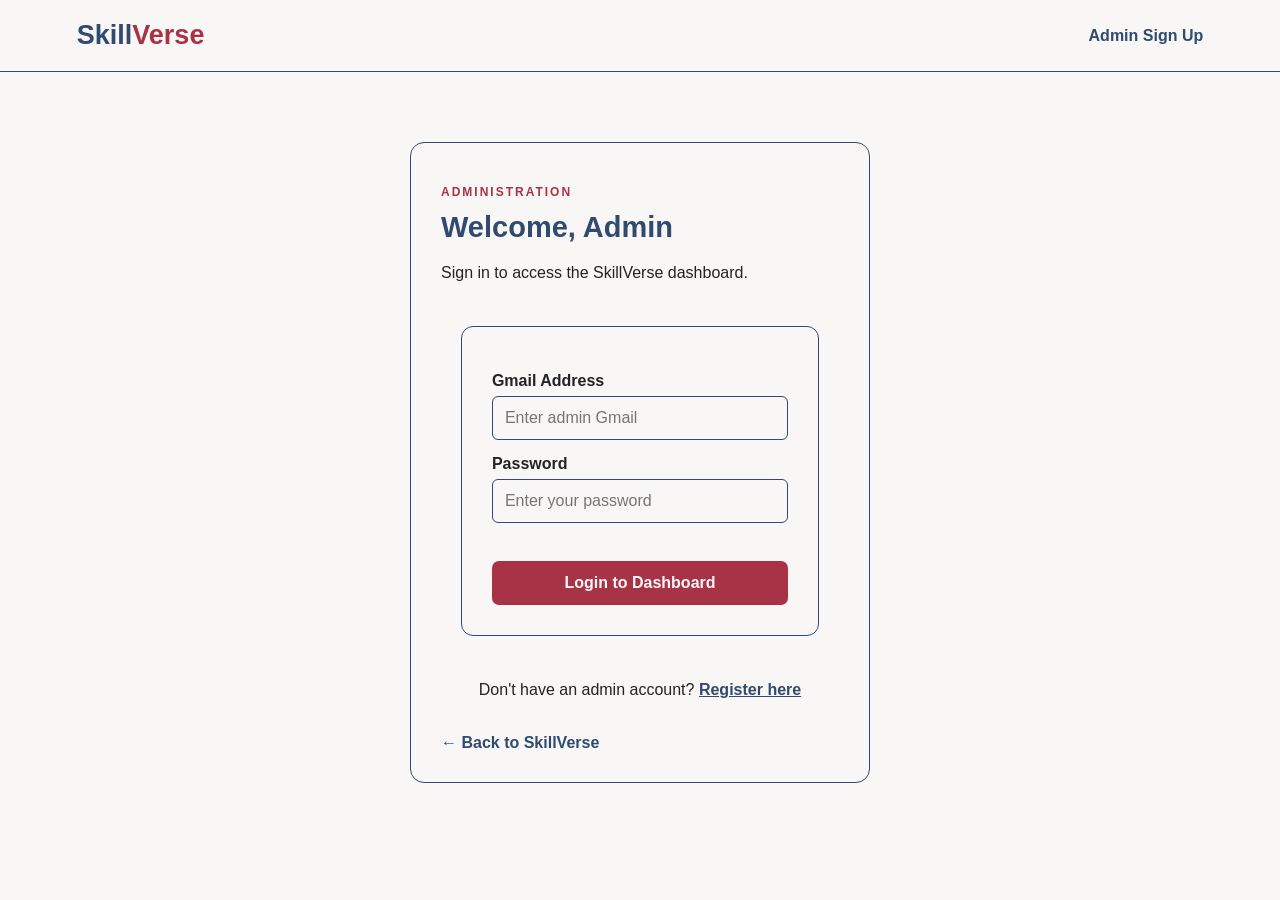
<file: admin-dashboard.html>
<!DOCTYPE html>
<html lang="en">
<head>
    <meta charset="UTF-8">
    <meta name="viewport" content="width=device-width, initial-scale=1.0">
    <title>SkillVerse | Admin Dashboard</title>
    <link rel="stylesheet" href="style.css">
</head>
<body class="dashboard-page">

    <header class="admin-header">
        <a href="index.html" class="admin-brand">
            Skill<span>Verse</span>
        </a>

        <div class="dashboard-nav">
            <span id="adminWelcome">Administrator</span>
            <button type="button" class="admin-logout-btn"
                    onclick="adminLogout()">Logout</button>
        </div>
    </header>

    <main class="dashboard-main">
        <p class="admin-eyebrow">ADMIN CONTROL PANEL</p>
        <h1>Dashboard</h1>
        <p class="dashboard-description">
            Manage SkillVerse demo registrations.
        </p>

        <section class="dashboard-stats">
            <article class="stat-card">
                <p>Total Registered Users</p>
                <h2 id="totalUsers">0</h2>
            </article>

            <article class="stat-card">
                <p>Registered Admins</p>
                <h2 id="totalAdmins">0</h2>
            </article>
        </section>

        <section class="user-management">
            <div class="management-heading">
                <div>
                    <h2>User Management</h2>
                    <p>Search and view registered demo users.</p>
                </div>

                <button type="button" class="refresh-btn"
                        onclick="renderAdminDashboard()">
                    Refresh
                </button>
            </div>

            <label for="userSearch">Search users</label>
            <input type="search" id="userSearch"
                   placeholder="Search by name, email or location">

            <div class="table-wrapper">
                <table>
                    <thead>
                        <tr>
                            <th>Name</th>
                            <th>Email</th>
                            <th>Phone</th>
                            <th>Location</th>
                            <th>Skill</th>
                            <th>Action</th>
                        </tr>
                    </thead>
                    <tbody id="usersTableBody"></tbody>
                </table>
            </div>

            <p id="noUsersMessage" class="empty-message">
                No user registrations found.
            </p>
        </section>

        <p class="dashboard-notice">
            Frontend demo only. Data is stored in this browser and
            is not shared between different devices or browsers.
        </p>

        <a href="index.html" class="admin-back-link">
            ← Back to SkillVerse
        </a>
    </main>

    <script src="script.js"></script>
</body>
</html>
</file>
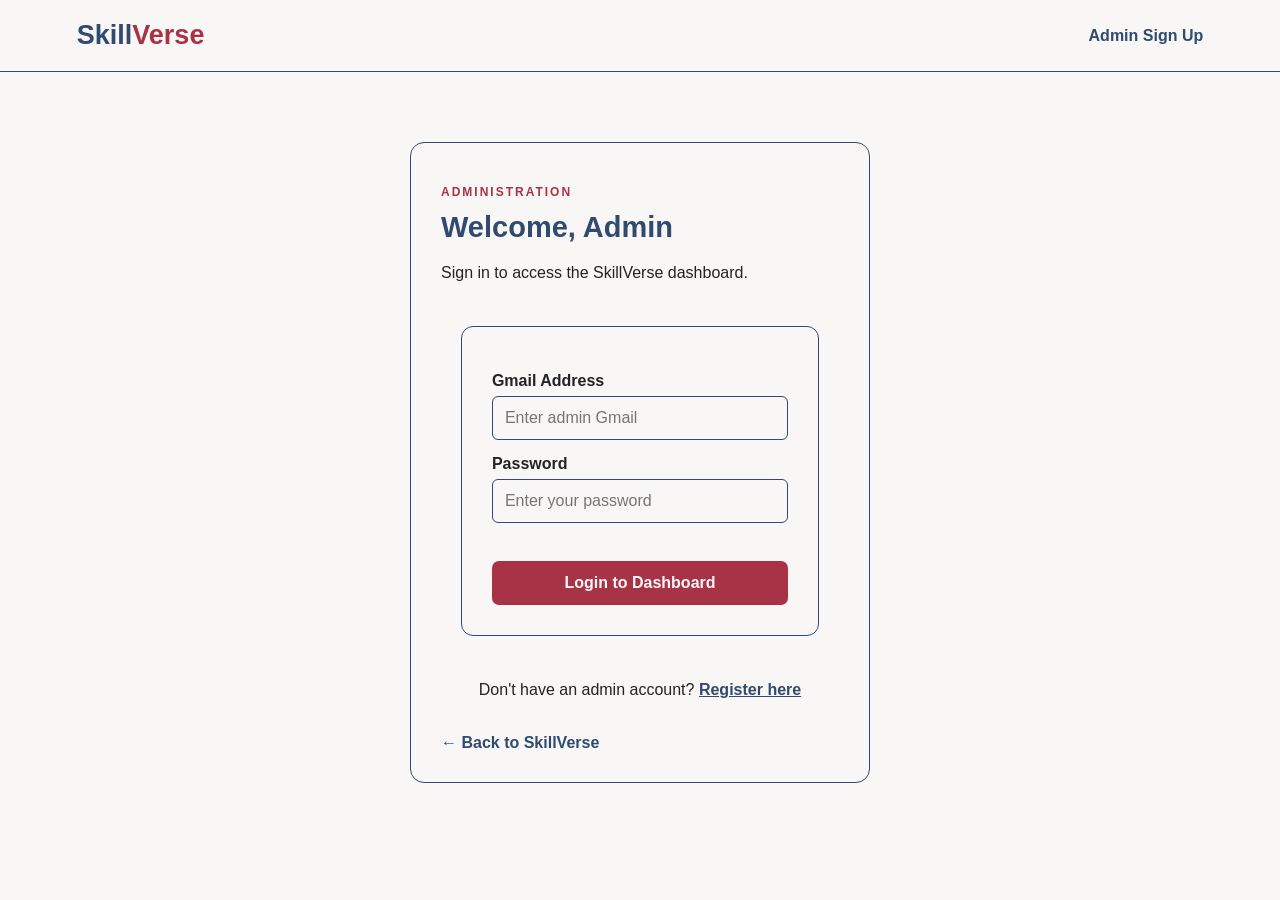
<file: admin-login.html>
<!DOCTYPE html>
<html lang="en">
<head>
    <meta charset="UTF-8">
    <meta name="viewport" content="width=device-width, initial-scale=1.0">
    <title>SkillVerse | Admin Login</title>
    <link rel="stylesheet" href="style.css">
</head>
<body class="admin-page">

    <header class="admin-header">
        <a href="index.html" class="admin-brand">
            Skill<span>Verse</span>
        </a>
        <a href="admin-signup.html" class="admin-nav-link">
            Admin Sign Up
        </a>
    </header>

    <main class="admin-form-card admin-login-card">
        <p class="admin-eyebrow">ADMINISTRATION</p>
        <h1>Welcome, Admin</h1>
        <p class="admin-subtitle">
            Sign in to access the SkillVerse dashboard.
        </p>

        <form id="adminLoginForm">
            <label for="adminLoginEmail">Gmail Address</label>
            <input id="adminLoginEmail" type="email"
                   placeholder="Enter admin Gmail" required>

            <label for="adminLoginPassword">Password</label>
            <input id="adminLoginPassword" type="password"
                   placeholder="Enter your password" required>

            <button type="submit" class="admin-primary-btn">
                Login to Dashboard
            </button>
        </form>

        <p class="admin-bottom-text">
            Don't have an admin account?
            <a href="admin-signup.html">Register here</a>
        </p>

        <a class="admin-back-link" href="index.html">
            ← Back to SkillVerse
        </a>
    </main>

    <script src="script.js"></script>
</body>
</html>
</file>
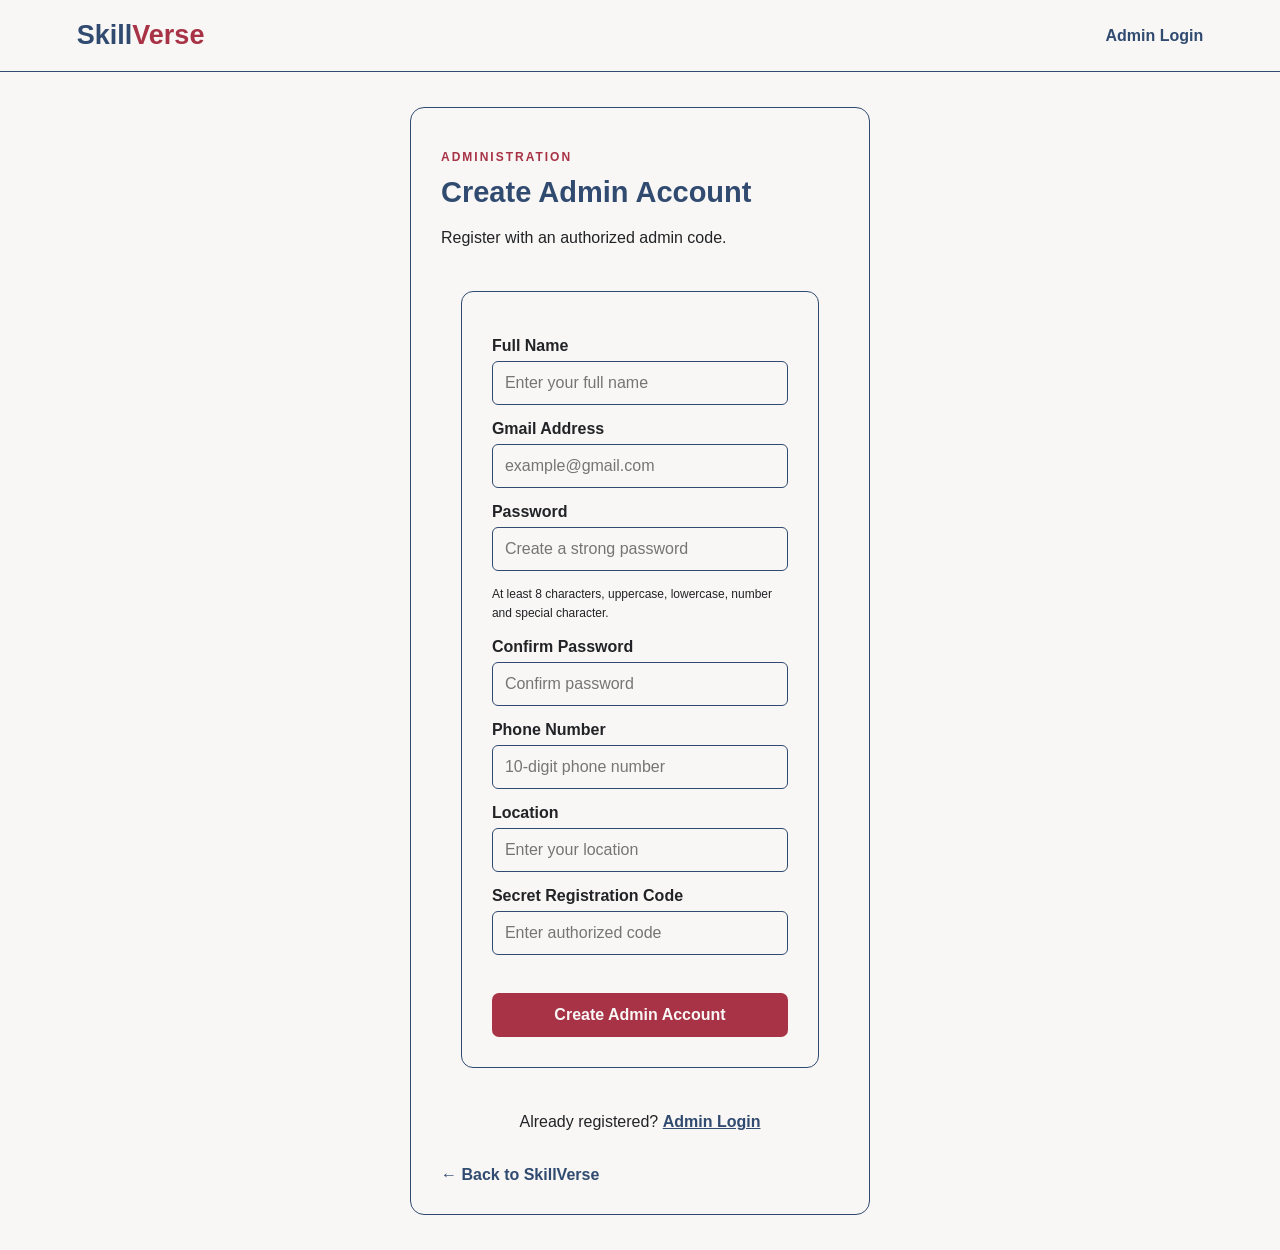
<file: admin-signup.html>
<!DOCTYPE html>
<html lang="en">
<head>
    <meta charset="UTF-8">
    <meta name="viewport" content="width=device-width, initial-scale=1.0">
    <title>SkillVerse | Admin Sign Up</title>
    <link rel="stylesheet" href="style.css">
</head>
<body class="admin-page">

    <header class="admin-header">
        <a href="index.html" class="admin-brand">
            Skill<span>Verse</span>
        </a>
        <a href="admin-login.html" class="admin-nav-link">Admin Login</a>
    </header>

    <main class="admin-form-card">
        <p class="admin-eyebrow">ADMINISTRATION</p>
        <h1>Create Admin Account</h1>
        <p class="admin-subtitle">
            Register with an authorized admin code.
        </p>

        <form id="adminSignupForm">
            <label for="adminName">Full Name</label>
            <input id="adminName" type="text"
                   placeholder="Enter your full name" required>

            <label for="adminEmail">Gmail Address</label>
            <input id="adminEmail" type="email"
                   placeholder="example@gmail.com" required>

            <label for="adminPassword">Password</label>
            <input id="adminPassword" type="password"
                   placeholder="Create a strong password" required>

            <small class="admin-hint">
                At least 8 characters, uppercase, lowercase,
                number and special character.
            </small>

            <label for="adminConfirmPassword">Confirm Password</label>
            <input id="adminConfirmPassword" type="password"
                   placeholder="Confirm password" required>

            <label for="adminPhone">Phone Number</label>
            <input id="adminPhone" type="tel"
                   inputmode="numeric" maxlength="10"
                   placeholder="10-digit phone number" required>

            <label for="adminLocation">Location</label>
            <input id="adminLocation" type="text"
                   placeholder="Enter your location" required>

            <label for="adminCode">Secret Registration Code</label>
            <input id="adminCode" type="password"
                   placeholder="Enter authorized code" required>

            <button type="submit" class="admin-primary-btn">
                Create Admin Account
            </button>
        </form>

        <p class="admin-bottom-text">
            Already registered?
            <a href="admin-login.html">Admin Login</a>
        </p>

        <a class="admin-back-link" href="index.html">
            ← Back to SkillVerse
        </a>
    </main>

    <script src="script.js"></script>
</body>
</html>
</file>
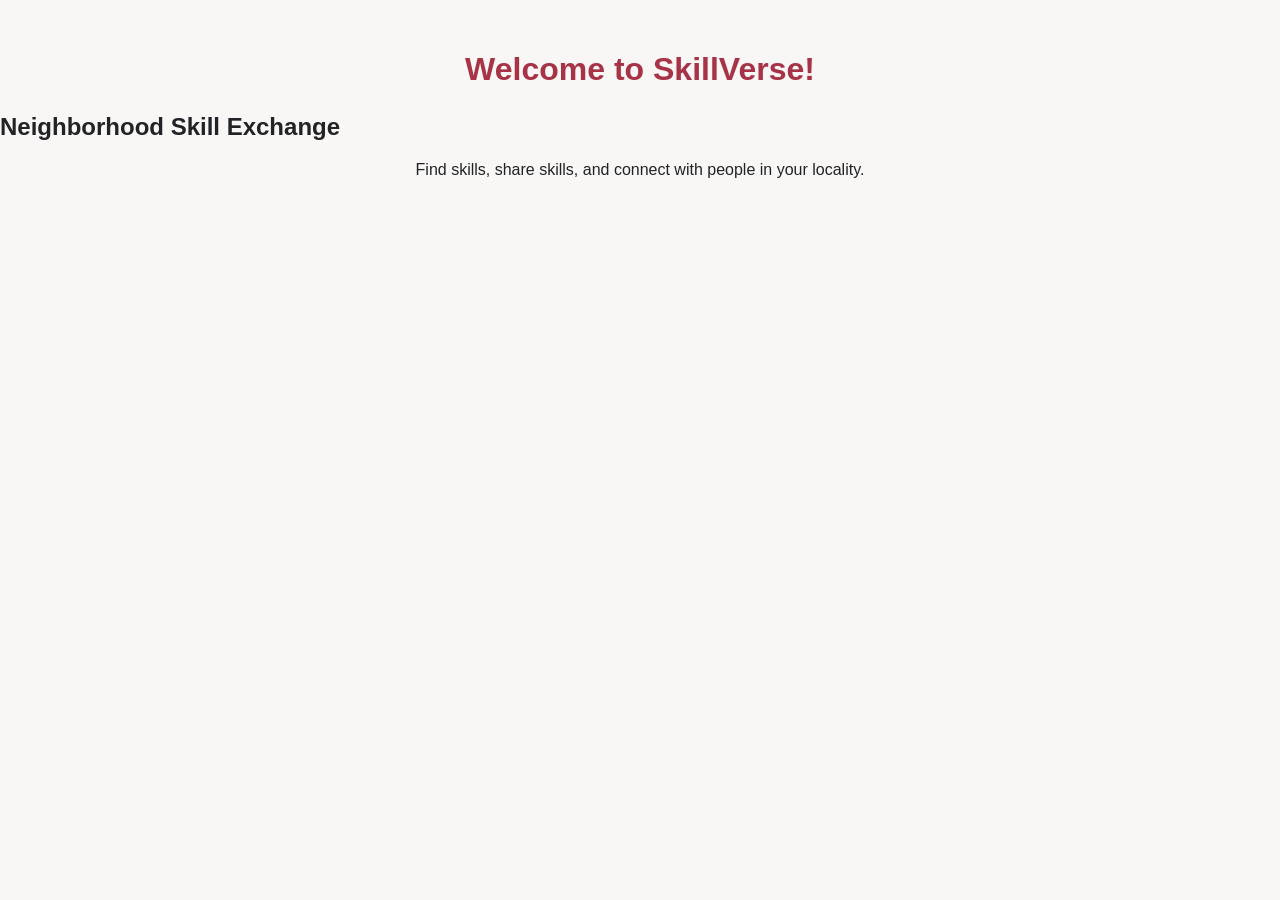
<file: home.html>
<!DOCTYPE html>
<html>

<head>
    <title>SkillVerse Home</title>
     <link rel="stylesheet" href="style.css">
</head>

<body>

    <h1>Welcome to SkillVerse!</h1>

    <h2>Neighborhood Skill Exchange</h2>

   <p>Find skills, share skills, and connect with people in your locality.</p>

    <script src="script.js"></script>

</body>

</html>
</file>
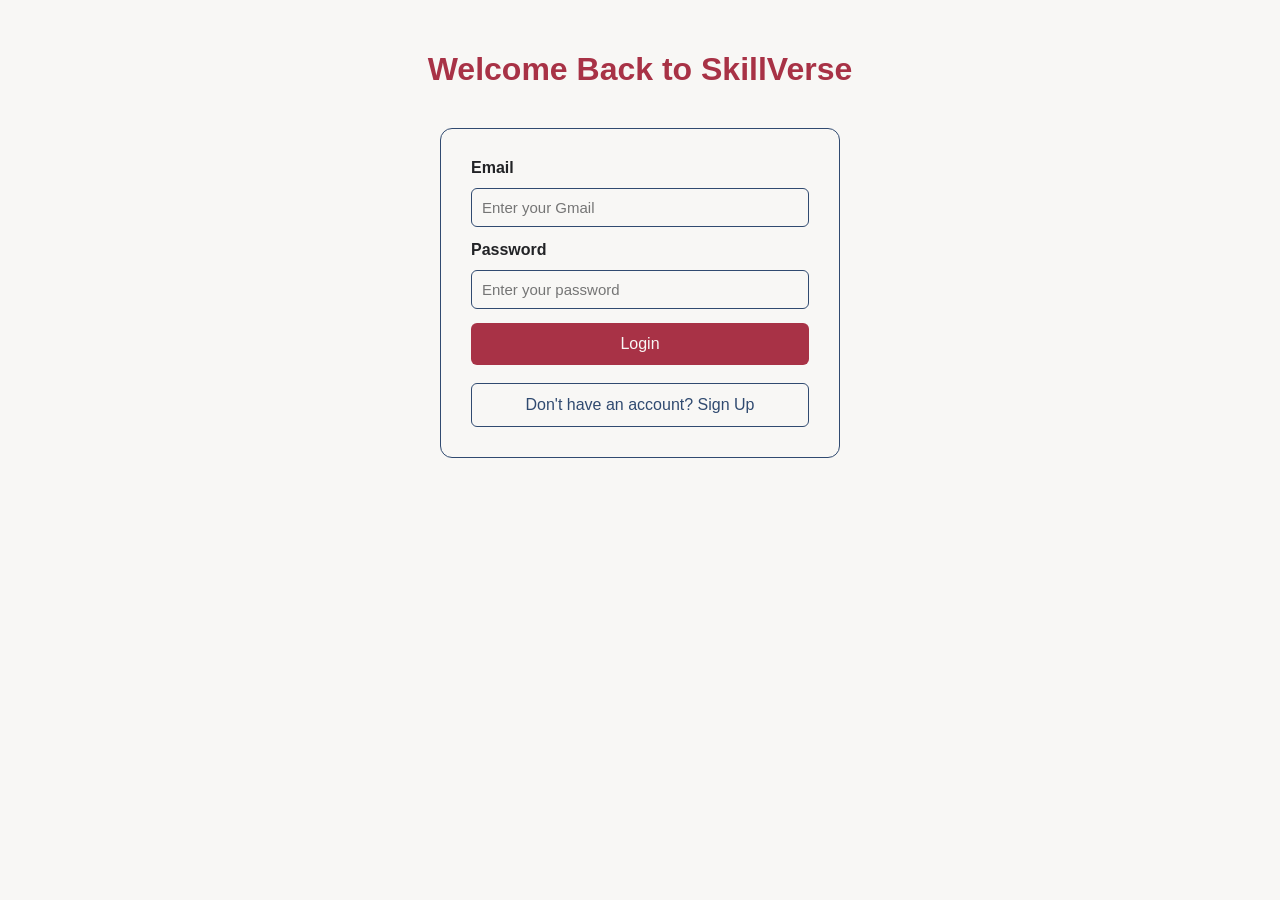
<file: login.html>
<!DOCTYPE html>
<html lang="en">

<head>
    <meta charset="UTF-8">
    <meta name="viewport" content="width=device-width, initial-scale=1.0">
    <title>SkillVerse Login</title>
    <link rel="stylesheet" href="style.css">
</head>

<body>

    <h1>Welcome Back to SkillVerse</h1>

    <form id="loginForm">

        <label for="loginEmail">Email</label>
        <input
            type="email"
            id="loginEmail"
            placeholder="Enter your Gmail"
            required
        >

        <label for="loginPassword">Password</label>
        <input
            type="password"
            id="loginPassword"
            placeholder="Enter your password"
            required
        >

        <br>

        <button class="login-main-btn" type="button" onclick="login()">
            Login
        </button>

        <br><br>

        <button class="login-btn" type="button" onclick="goToSignup()">
            Don't have an account? Sign Up
        </button>

    </form>

    <script src="script.js"></script>

</body>

</html>
</file>
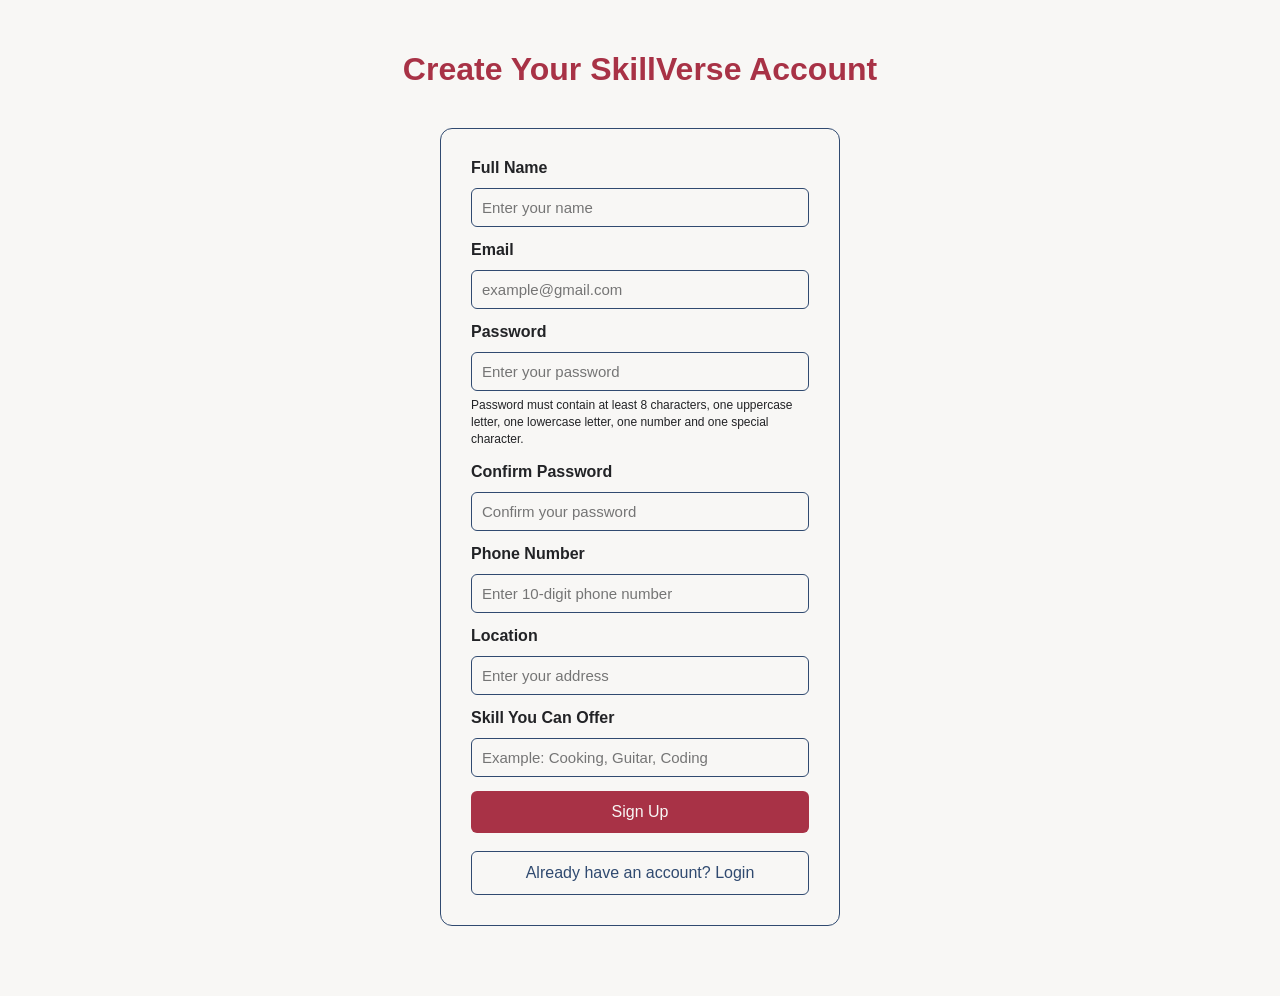
<file: signup.html>
<!DOCTYPE html>
<html lang="en">

<head>
    <meta charset="UTF-8">
    <meta name="viewport" content="width=device-width, initial-scale=1.0">
    <title>SkillVerse Sign Up</title>
    <link rel="stylesheet" href="style.css">
</head>

<body>

    <h1>Create Your SkillVerse Account</h1>

    <form id="signupForm">

        <label for="name">Full Name</label>
        <input
            type="text"
            id="name"
            placeholder="Enter your name"
            required
        >

        <label for="email">Email</label>
        <input
            type="email"
            id="email"
            placeholder="example@gmail.com"
            required
        >

        <label for="password">Password</label>
        <input
            type="password"
            id="password"
            placeholder="Enter your password"
            required
        >

        <small class="password-info">
            Password must contain at least 8 characters, one uppercase letter,
            one lowercase letter, one number and one special character.
        </small>

        <label for="confirmPassword">Confirm Password</label>
        <input
            type="password"
            id="confirmPassword"
            placeholder="Confirm your password"
            required
        >

        <label for="phone">Phone Number</label>
        <input
            type="tel"
            id="phone"
            placeholder="Enter 10-digit phone number"
            maxlength="10"
            required
        >

        <label for="location">Location</label>
        <input
            type="text"
            id="location"
            placeholder="Enter your address"
            required
        >

        <label for="skill">Skill You Can Offer</label>
        <input
            type="text"
            id="skill"
            placeholder="Example: Cooking, Guitar, Coding"
            required
        >

        <button class="signup-btn" type="button" onclick="signup()">
            Sign Up
        </button>

        <br><br>

        <button class="login-btn" type="button" onclick="goToLogin()">
            Already have an account? Login
        </button>

    </form>

    <script src="script.js"></script>

</body>

</html>
</file>
<file: style.css>
html {
    scroll-behavior: smooth;
}

body {
    font-family: Arial, sans-serif;
    background-color: #F8F7F5;
    color: #222326;
    margin: 0;
    padding: 30px 0;
}

/* Main Heading */

h1 {
    text-align: center;
    color: #A83246;
    margin-bottom: 25px;
}

/* Home Page Text */

body > p {
    text-align: center;
    color: #222326;
}

/* Home Page Buttons */

body > button {
    display: inline-block;
    width: 180px;
    padding: 12px;
    margin: 10px 5px;
    background-color: #304A70;
    color: #F8F7F5;
    border: none;
    border-radius: 6px;
    font-size: 16px;
    cursor: pointer;
}

body > button:hover {
    background-color: #A83246;
}

/* Form */

form {
    width: 400px;
    max-width: 90%;
    margin: 40px auto;
    padding: 30px;
    background-color: #F8F7F5;
    border: 1px solid #304A70;
    border-radius: 12px;
    box-sizing: border-box;
}

/* Labels */

form label {
    display: block;
    margin-bottom: 5px;
    color: #222326;
    font-weight: bold;
}

/* Input Fields */

form input:not([type="radio"]) {
    width: 100%;
    padding: 10px;
    margin-top: 6px;
    margin-bottom: 14px;
    border: 1px solid #304A70;
    border-radius: 6px;
    box-sizing: border-box;
    font-size: 15px;
    background-color: #F8F7F5;
    color: #222326;
}

/* Input Focus */

form input:focus {
    outline: none;
    border: 2px solid #A83246;
}

/* All Form Buttons */

form button {
    width: 100%;
    padding: 12px;
    background-color: #304A70;
    color: #F8F7F5;
    border: none;
    border-radius: 6px;
    font-size: 16px;
    cursor: pointer;
}

/* Sign Up Button */

.signup-btn {
    background-color: #A83246;
}

.signup-btn:hover {
    background-color: #304A70;
}

/* Login Main Button */

.login-main-btn {
    background-color: #A83246;
}

.login-main-btn:hover {
    background-color: #304A70;
}

/* Login / Navigation Button */

.login-btn {
    background-color: #F8F7F5;
    color: #304A70;
    border: 1px solid #304A70;
}

.login-btn:hover {
    background-color: #304A70;
    color: #F8F7F5;
}

/* Password Information */

.password-info {
    display: block;
    margin-top: -8px;
    margin-bottom: 15px;
    color: #222326;
    font-size: 12px;
    line-height: 1.4;
}





/* Home page button layout */

.home-buttons {
    display: flex;
    justify-content: center;
    gap: 15px;
    margin-top: 30px;
}

.home-buttons button {
    width: 160px;
    padding: 12px;
    border: none;
    border-radius: 6px;
    font-size: 16px;
    cursor: pointer;
    color: #F8F7F5;
}

.home-buttons .login-main-btn {
    background-color: #A83246;
}

.home-buttons .signup-btn {
    background-color: #304A70;
}

.home-buttons .login-main-btn:hover,
.home-buttons .signup-btn:hover {
    background-color: #222326;
}

@media (max-width: 480px) {
    .home-buttons {
        flex-direction: column;
        align-items: center;
    }

    .home-buttons button {
        width: 90%;
    }
}






/* =====================================
   SKILLVERSE LANDING PAGE
   Official four-color palette
   ===================================== */

.landing-page {
    background-color: #F8F7F5;
    color: #222326;
    padding: 0;
    min-height: 100vh;
}


/* Navigation */

.site-header {
    display: flex;
    align-items: center;
    justify-content: space-between;
    gap: 24px;
    padding: 22px 6%;
    background-color: #F8F7F5;
}

.brand {
    display: inline-flex;
    align-items: center;
    gap: 10px;
    color: #304A70;
    text-decoration: none;
    font-size: 30px;
    font-weight: bold;
    white-space: nowrap;
}

.brand-icon {
    display: grid;
    place-items: center;
    width: 42px;
    height: 42px;
    border-radius: 12px;
    background-color: #304A70;
    color: #F8F7F5;
    font-size: 25px;
}

.brand-highlight {
    color: #A83246;
}

.main-nav {
    display: flex;
    align-items: center;
    gap: 28px;
}

.nav-link {
    color: #222326;
    text-decoration: none;
    font-weight: 600;
}

.nav-link:hover,
.nav-link.active {
    color: #A83246;
}

.nav-login,
.nav-signup {
    display: inline-block;
    padding: 12px 23px;
    border-radius: 8px;
    text-decoration: none;
    font-weight: bold;
}

.nav-login {
    background-color: #A83246;
    color: #F8F7F5;
}

.nav-signup {
    background-color: #F8F7F5;
    color: #304A70;
    border: 2px solid #304A70;
}

.nav-login:hover,
.primary-button:hover {
    background-color: #304A70;
}

.nav-signup:hover,
.secondary-button:hover {
    background-color: #304A70;
    color: #F8F7F5;
}


/* Hero Section */

.hero-section {
    display: grid;
    grid-template-columns: 0.9fr 1.1fr;
    align-items: center;
    gap: 45px;
    padding: 45px 6% 65px;
}

.hero-content {
    max-width: 560px;
}

.eyebrow {
    color: #304A70;
    font-size: 13px;
    font-weight: bold;
    letter-spacing: 3px;
    line-height: 1.7;
}

.hero-content h1 {
    text-align: left;
    color: #222326;
    font-size: clamp(40px, 5vw, 66px);
    line-height: 1.1;
    margin: 20px 0;
}

.hero-brand {
    color: #304A70;
}

.hero-content h2 {
    color: #222326;
    font-size: 22px;
    line-height: 1.5;
    margin: 22px 0 12px;
}

.hero-description {
    color: #222326;
    font-size: 17px;
    line-height: 1.9;
    margin-bottom: 28px;
}

.hero-buttons {
    display: flex;
    flex-wrap: wrap;
    gap: 16px;
}

.hero-buttons button {
    width: 160px;
    padding: 15px 20px;
    border-radius: 8px;
    font-size: 16px;
    font-weight: bold;
    cursor: pointer;
    transition: background-color 0.2s;
}

.primary-button {
    background-color: #A83246;
    color: #F8F7F5;
    border: 2px solid #A83246;
}

.secondary-button {
    background-color: #304A70;
    color: #F8F7F5;
    border: 2px solid #304A70;
}

.hero-note {
    margin-top: 22px;
    color: #304A70;
    font-size: 13px;
}


/* Hero Image */

.hero-image-container {
    position: relative;
    min-width: 0;
}

.hero-image {
    display: block;
    width: 100%;
    height: 450px;
    object-fit: cover;
    border-radius: 24px;
    border: 2px solid #304A70;
}

.image-caption {
    position: absolute;
    left: 18px;
    bottom: 18px;
    padding: 13px 18px;
    border-radius: 8px;
    background-color: #F8F7F5;
    color: #222326;
    font-size: 14px;
    font-weight: bold;
}

.caption-dot {
    display: inline-block;
    width: 9px;
    height: 9px;
    margin-right: 8px;
    border-radius: 50%;
    background-color: #A83246;
}


/* About Section */

.about-section {
    padding: 55px 10%;
    text-align: center;
    background-color: #304A70;
    color: #F8F7F5;
}

.about-section .eyebrow {
    color: #F8F7F5;
}

.about-section h2 {
    font-size: 30px;
    line-height: 1.4;
    margin: 12px 0;
}

.about-section > p:last-child {
    max-width: 760px;
    margin: 0 auto;
    font-size: 16px;
    line-height: 1.9;
}


/* Features Section */

.features-section {
    padding: 65px 6%;
    background-color: #F8F7F5;
}

.section-heading {
    text-align: center;
    margin-bottom: 35px;
}

.section-heading h2 {
    color: #222326;
    font-size: 32px;
    margin: 10px 0;
}

.feature-grid {
    display: grid;
    grid-template-columns: repeat(3, minmax(0, 1fr));
    gap: 24px;
}

.feature-card {
    padding: 28px;
    border: 1px solid #304A70;
    border-radius: 14px;
    background-color: #F8F7F5;
}

.feature-icon {
    display: grid;
    place-items: center;
    width: 52px;
    height: 52px;
    border-radius: 12px;
    color: #F8F7F5;
    font-size: 17px;
    font-weight: bold;
}

.red-icon {
    background-color: #A83246;
}

.blue-icon {
    background-color: #304A70;
}

.feature-card h3 {
    color: #222326;
    font-size: 20px;
    margin: 20px 0 10px;
}

.feature-card p {
    color: #222326;
    line-height: 1.8;
    margin-bottom: 0;
}


/* Footer */

.site-footer {
    padding: 25px 15px;
    text-align: center;
    border-top: 1px solid #304A70;
    background-color: #F8F7F5;
}

.site-footer p {
    color: #304A70;
    font-size: 13px;
    line-height: 1.8;
}

.footer-brand {
    color: #A83246;
    font-weight: bold;
}


/* Responsive Design */

@media (max-width: 900px) {

    .site-header {
        flex-direction: column;
    }

    .main-nav {
        justify-content: center;
        flex-wrap: wrap;
        gap: 16px;
    }

    .hero-section {
        grid-template-columns: 1fr;
        gap: 30px;
    }

    .hero-content {
        max-width: 100%;
    }

    .hero-content h1 {
        text-align: left;
    }

    .hero-image {
        height: 380px;
    }

    .feature-grid {
        grid-template-columns: 1fr;
    }
}

@media (max-width: 480px) {

    .site-header {
        padding: 20px 5%;
    }

    .brand {
        font-size: 25px;
    }

    .main-nav {
        gap: 12px;
    }

    .nav-link {
        font-size: 13px;
    }

    .nav-login,
    .nav-signup {
        padding: 10px 14px;
    }

    .hero-section {
        padding: 30px 5% 45px;
    }

    .hero-content h1 {
        font-size: 42px;
    }

    .hero-content h2 {
        font-size: 19px;
    }

    .hero-description {
        font-size: 15px;
    }

    .hero-buttons button {
        flex: 1;
        min-width: 125px;
    }

    .hero-image {
        height: 280px;
    }

    .about-section,
    .features-section {
        padding: 40px 5%;
    }

    .about-section h2,
    .section-heading h2 {
        font-size: 25px;
    }

    .feature-card {
        padding: 22px;
    }
}





/* =====================================
   SKILLVERSE ADMIN PAGES
   Official four-color palette only
   ===================================== */

.admin-page,
.dashboard-page {
    min-height: 100vh;
    padding: 0;
    background-color: #F8F7F5;
    color: #222326;
}

.admin-header {
    display: flex;
    justify-content: space-between;
    align-items: center;
    gap: 20px;
    padding: 20px 6%;
    border-bottom: 1px solid #304A70;
    background-color: #F8F7F5;
}

.admin-brand {
    color: #304A70;
    text-decoration: none;
    font-size: 27px;
    font-weight: bold;
}

.admin-brand span {
    color: #A83246;
}

.admin-nav-link {
    color: #304A70;
    font-weight: bold;
    text-decoration: none;
}

.admin-nav-link:hover,
.admin-bottom-text a:hover {
    color: #A83246;
}

.admin-form-card {
    width: 460px;
    max-width: 90%;
    box-sizing: border-box;
    margin: 35px auto;
    padding: 30px;
    border: 1px solid #304A70;
    border-radius: 14px;
    background-color: #F8F7F5;
}

.admin-login-card {
    margin-top: 70px;
}

.admin-eyebrow {
    color: #A83246;
    font-size: 12px;
    font-weight: bold;
    letter-spacing: 2px;
}

.admin-form-card h1,
.dashboard-main > h1 {
    color: #304A70;
    text-align: left;
    font-size: 29px;
    margin: 12px 0;
}

.admin-subtitle {
    color: #222326;
    line-height: 1.6;
    margin-bottom: 25px;
}

.admin-form-card form label,
.user-management label {
    display: block;
    margin: 15px 0 6px;
    font-weight: bold;
    color: #222326;
}

.admin-form-card form input,
.user-management input {
    display: block;
    width: 100%;
    padding: 12px;
    box-sizing: border-box;
    border: 1px solid #304A70;
    border-radius: 6px;
    background-color: #F8F7F5;
    color: #222326;
    font: inherit;
}

.admin-form-card input:focus,
.user-management input:focus {
    outline: 2px solid #A83246;
    outline-offset: 1px;
}

.admin-hint {
    display: block;
    color: #222326;
    font-size: 12px;
    line-height: 1.6;
    margin-top: 7px;
}

.admin-primary-btn {
    width: 100%;
    margin-top: 24px;
    padding: 13px;
    border: 0;
    border-radius: 7px;
    background-color: #A83246;
    color: #F8F7F5;
    font-size: 16px;
    font-weight: bold;
    cursor: pointer;
}

.admin-primary-btn:hover {
    background-color: #304A70;
}

.admin-bottom-text {
    margin-top: 22px;
    color: #222326;
    text-align: center;
    line-height: 1.7;
}

.admin-bottom-text a {
    color: #304A70;
    font-weight: bold;
}

.admin-back-link {
    display: inline-block;
    margin-top: 15px;
    color: #304A70;
    text-decoration: none;
    font-weight: bold;
}

.admin-back-link:hover {
    color: #A83246;
}


/* Dashboard */

.dashboard-main {
    max-width: 1200px;
    margin: 35px auto;
    padding: 0 5%;
}

.dashboard-description {
    color: #222326;
    line-height: 1.7;
}

.dashboard-nav {
    display: flex;
    align-items: center;
    gap: 15px;
    color: #222326;
}

.admin-logout-btn,
.refresh-btn {
    padding: 10px 16px;
    border: 1px solid #304A70;
    border-radius: 6px;
    background-color: #304A70;
    color: #F8F7F5;
    cursor: pointer;
    font-weight: bold;
}

.admin-logout-btn:hover,
.refresh-btn:hover {
    background-color: #A83246;
    border-color: #A83246;
}

.dashboard-stats {
    display: grid;
    grid-template-columns: repeat(2, minmax(0, 1fr));
    gap: 20px;
    margin: 30px 0;
}

.stat-card {
    padding: 22px;
    border: 1px solid #304A70;
    border-radius: 12px;
    background-color: #F8F7F5;
}

.stat-card p {
    color: #222326;
    margin-top: 0;
}

.stat-card h2 {
    color: #A83246;
    font-size: 36px;
    margin-bottom: 0;
}

.user-management {
    padding: 24px;
    border: 1px solid #304A70;
    border-radius: 12px;
    background-color: #F8F7F5;
}

.management-heading {
    display: flex;
    justify-content: space-between;
    align-items: center;
    gap: 15px;
}

.management-heading h2 {
    color: #304A70;
    margin-top: 0;
}

.management-heading p {
    color: #222326;
    line-height: 1.6;
}

.user-management input {
    margin-bottom: 20px;
}

.table-wrapper {
    width: 100%;
    overflow-x: auto;
}

.user-management table {
    width: 100%;
    border-collapse: collapse;
    color: #222326;
}

.user-management th,
.user-management td {
    padding: 12px;
    border: 1px solid #304A70;
    text-align: left;
    white-space: nowrap;
}

.user-management th {
    background-color: #304A70;
    color: #F8F7F5;
}

.user-management td {
    background-color: #F8F7F5;
}

.delete-user-btn {
    padding: 7px 10px;
    border: 0;
    border-radius: 5px;
    background-color: #A83246;
    color: #F8F7F5;
    cursor: pointer;
}

.delete-user-btn:hover {
    background-color: #304A70;
}

.empty-message {
    color: #222326;
    padding: 15px 0;
}

.dashboard-notice {
    margin-top: 24px;
    color: #222326;
    font-size: 13px;
    line-height: 1.7;
}

@media (max-width: 600px) {
    .admin-header {
        padding: 18px 5%;
        flex-wrap: wrap;
    }

    .admin-brand {
        font-size: 24px;
    }

    .admin-form-card {
        padding: 22px;
        margin-top: 25px;
    }

    .dashboard-stats {
        grid-template-columns: 1fr;
    }

    .management-heading {
        align-items: flex-start;
        flex-direction: column;
    }

    .dashboard-nav {
        flex-wrap: wrap;
    }

    .user-management {
        padding: 14px;
    }
}
</file>
